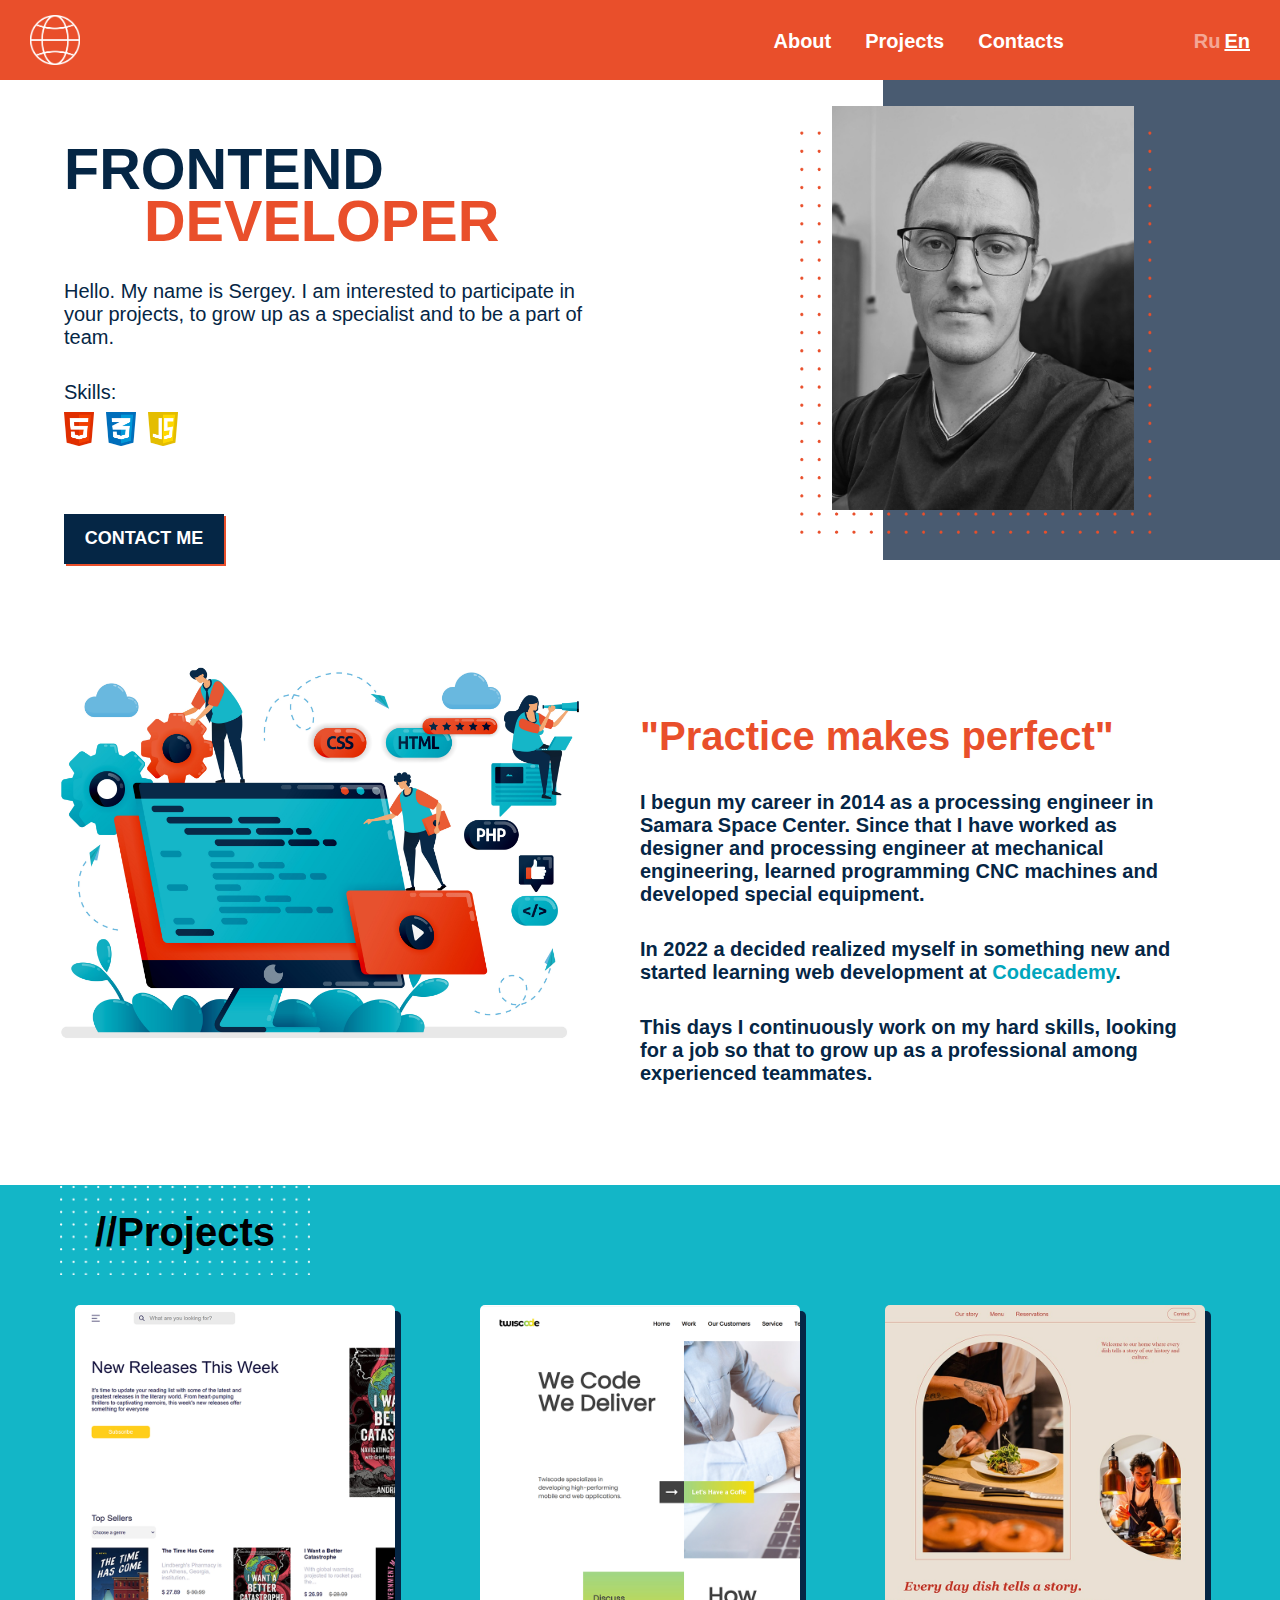
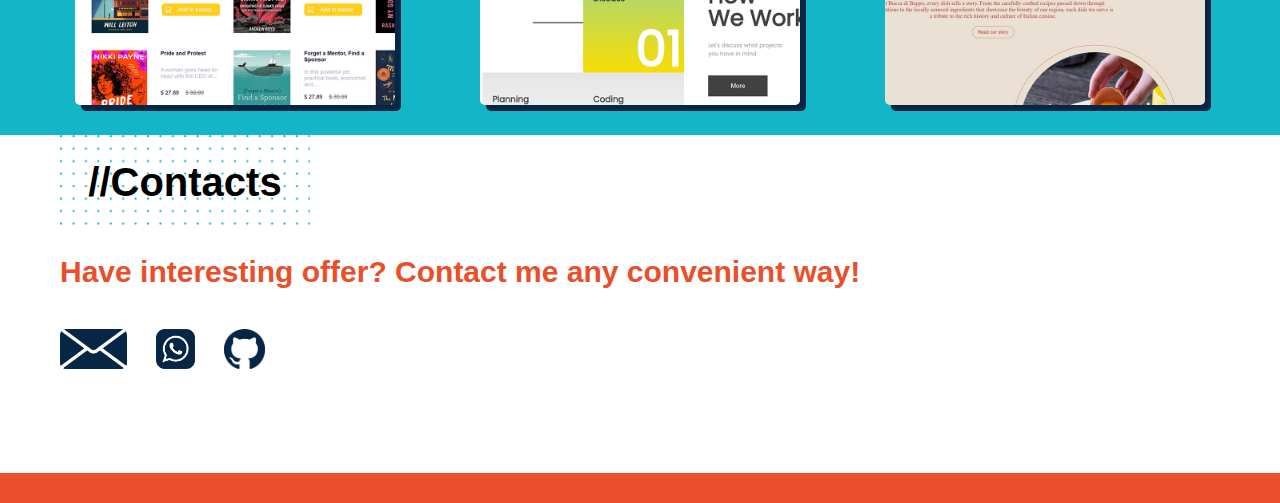
<file: index.html>
<!DOCTYPE html>
<html>
    <head>
        <title>S. Bykov</title>
        <link href="./style.css" rel="stylesheet">
        <meta name="viewport" content="width=device-width, initial-scale=1">
        <meta charset=“utf-8”>
    </head>
    <body>

        <!-- Navigation Section-->

        <nav class="main">
            <div class="nav">
                <div class="logo">
                    <img src="./img/logo.png" width="50px" height="50px">
                </div>

                <div class="lang">
                    <ul>
                        <li class="rus" id="rus">Ru</li>
                        <li class="eng" id="eng">En</li>
                    </ul>
                </div>

                <div class="links">
                    <ul>
                        <li><a href="#about" id="about_link">About</a></li>
                        <li><a href="#projects_main" id="projects_link">Projects</a></li>
                        <li><a href="#contacts" id="contacts_link">Contacts</a></li>
                    </ul>
                </div>
            </div>
        </nav>

        <nav class="mobile" id="mobile">
            <div class="nav_mobile">
                <div class="logo">
                    <img src="./img/logo.png" width="50px" height="50px">
                </div>

                <div class="menu_btn" id="menu_btn">
                    <img src="./img/menu_btn.png" width="60px" height="40px">
                </div>

                <div class="lang">
                    <ul>
                        <li class="mobile_rus" id="mobile_rus">Ru</li>
                        <li class="mobile_eng" id="mobile_eng">En</li>
                    </ul>
                </div>
            </div>

            <div class="links_mobile">
                <ul>
                    <li><a href="#about" id="about_mobile_link">About</a></li>
                    <li><a href="#projects_main" id="projects_mobile_link">Projects</a></li>
                    <li><a href="#contacts" id="contacts_mobile_link">Contacts</a></li>
                </ul>
            </div>
        </nav>

        <!-- Hero Section-->

        <div class="hero">
            <div class="hero_title">
                <div class="title" id="title">
                    <p id="front">FRONTEND</p>
                    <p id="dev">&nbsp&nbsp&nbsp&nbsp&nbspDEVELOPER</p>
                </div>
                <p class="introduction" id="introduction">Hello. My name is Sergey. I am interested to participate in your projects,
                    to grow up as a specialist and to be a part of team.  </p>
                <p class="skills" id="skills">Skills:</p>
                <ul>
                    <li><img src="./img/html.jpg" alt="HTML logo" width="30px" height="34px"></li>
                    <li><img src="./img/css.jpg" alt="CSS logo" width="30px" height="34px"></li>
                    <li><img src="./img/js.jpg" alt="JS logo" width="30px" height="34px"></li>
                </ul>
                <button class="contact_me_btn"><a href="https://api.whatsapp.com/send/?phone=79272038618" target="_blank" id="contact_me_btn">CONTACT ME</a></button>
            </div>

            <div class="hero_photo">
                <img src="./img/red_dots.png" width="55%" height="84%" class="red_dots">
                <img src="./img/Me.jpg" alt="Developer Photo" width="auto" height="84%" class="my_photo">

            </div>
        </div>

        <!--About Section-->

        <div class="about" id="about">
            <div class="about_container">
                <div class="about_img">
                    <img src="./img/description.jfif" width="85%" heigth="auto" alt="">
                </div>
                <div class="about_description">
                    <h2 id="description_header">"Practice makes perfect"</h2>
                    <p id="description_paragraph_1">I begun my career in 2014 as a processing engineer in
                        Samara Space Center. Since that I have worked as designer 
                        and processing engineer at mechanical engineering, 
                        learned programming CNC machines and developed special
                        equipment.</p>
                    <p id="description_paragraph_2">In 2022 a decided realized myself in something new and started
                        learning web development at <a href="https://www.codecademy.com/" class="ca_link" target="_blank">Codecademy</a>.</p>
                    <p id="description_paragraph_3">This days I continuously work on my hard skills, looking for a job
                        so that to grow up as a professional among experienced teammates. </p>
                </div>
            </div>
        </div>

        <!--Projects Section-->

        <div class="projects_main" id="projects_main">

            <div class="projects">
                <div class="projects_title">
                    <h2 id="projects_header">//Projects</h2>
                </div>
            <div class="projects_container">
                <div class="project_1" id="project_1">
                    <div class="description_1" id="description_1">
                        <h3 id="project1_header">Books Shop</h3>
                        <p id="project1_paragraph">This project represents the desctop layout of book's shop web-site.</p>
                        <h3 id="project1_techs">Techs:</h3>
                        <ul class="techs">
                            <li>HTML</li>
                            <li>CSS</li>
                        </ul>
                        <ul class="icons">
                            <li><a href="https://github.com/Bsssama/bsssama.github.io/tree/main/Book%20store" target="_blank"><img src="./img/git_hub_icon.png" height="25px" width="auto" alt="Github Icon" title="GitHub" class="git"></a></li>
                            <li><a href="./Book store/index.html" target="_blank"><img src="./img/live_view.png" height="25px" width="auto" alt="Live View" title="Live View" class="live"></a></li>
                        </ul>
                    </div>
                </div>

                <div class="project_2" id="project_2">
                    <div class="description_2" id="description_2">
                        <h3 id="project2_header">Company Web Page</h3>
                        <p id="project2_paragraph">This project represents desctop version of company's web page.</p>
                        <h3 id="project2_techs">Techs:</h3>
                        <ul class="techs">
                            <li>HTML</li>
                            <li>CSS</li>
                        </ul>
                        <ul class="icons">
                            <li><a href="https://github.com/Bsssama/bsssama.github.io/tree/main/Twiscode" target="_blank"><img src="./img/git_hub_icon.png" height="25px" width="auto" alt="Github Icon" title="GitHub" class="git"></a></li>
                            <li><a href="./Twiscode/index.html" target="_blank"><img src="./img/live_view.png" height="25px" width="auto" alt="Live View" title="Live View" class="live"></a></li>
                        </ul>
                    </div>
                </div>

                <div class="project_3" id="project_3">
                    <div class="description_3" id="description_3">
                        <h3 id="project3_header">Restaurant Web Page</h3>
                        <p id="project3_paragraph">This project represents desctop version of restaurant's web page.</p>
                        <h3 id="project3_techs">Techs:</h3>
                        <ul class="techs">
                            <li>HTML</li>
                            <li>CSS</li>
                        </ul>
                        <ul class="icons">
                            <li><a href="https://github.com/Bsssama/bsssama.github.io/tree/main/Bucca%20Di%20Beppo" target="_blank"><img src="./img/git_hub_icon.png" height="25px" width="auto" alt="Github Icon" title="GitHub" class="git"></a></li>
                            <li><a href="./Bucca Di Beppo/index.html" target="_blank"><img src="./img/live_view.png" height="25px" width="auto" alt="Live View" title="Live View" class="live"></a></li>
                        </ul>
                    </div>
                </div>
            </div>
        </div>
        </div>

          <!--Form Section-->

          <div class="contacts" id="contacts">
            <div class="contacts_title">
                <h2 id="contacts_header">//Contacts</h2>
            </div>
            <div class="contacts_data">
                <p id="contacts_data_paragraph">Have interesting offer? Contact me any convenient way!</p>
                <ul>
                    <li><a href="mailto:bsssama@yandex.ru" target="_blank"><img src="./img/envelope.png" alt="e-mail" title="E-Mail" height="40px" width="auto"></a></li>
                    <li><a href="https://api.whatsapp.com/send/?phone=79272038618" target="_blank"><img src="./img/whatsapp.png" alt="Whats App" title="Whats App" height="40px" width="auto"></a></li>
                    <li><a href="https://github.com/Bsssama" target="_blank"><img src="./img/git_hub_icon_2.png" alt="Git Hub" title="Git Hub" height="40px" width="auto"></a></li>
                </ul>
            </div>
          </div>

          <div class="footer">
            
          </div>



        <script src="./portfolio.js"></script>
    </body>
</html>
</file>
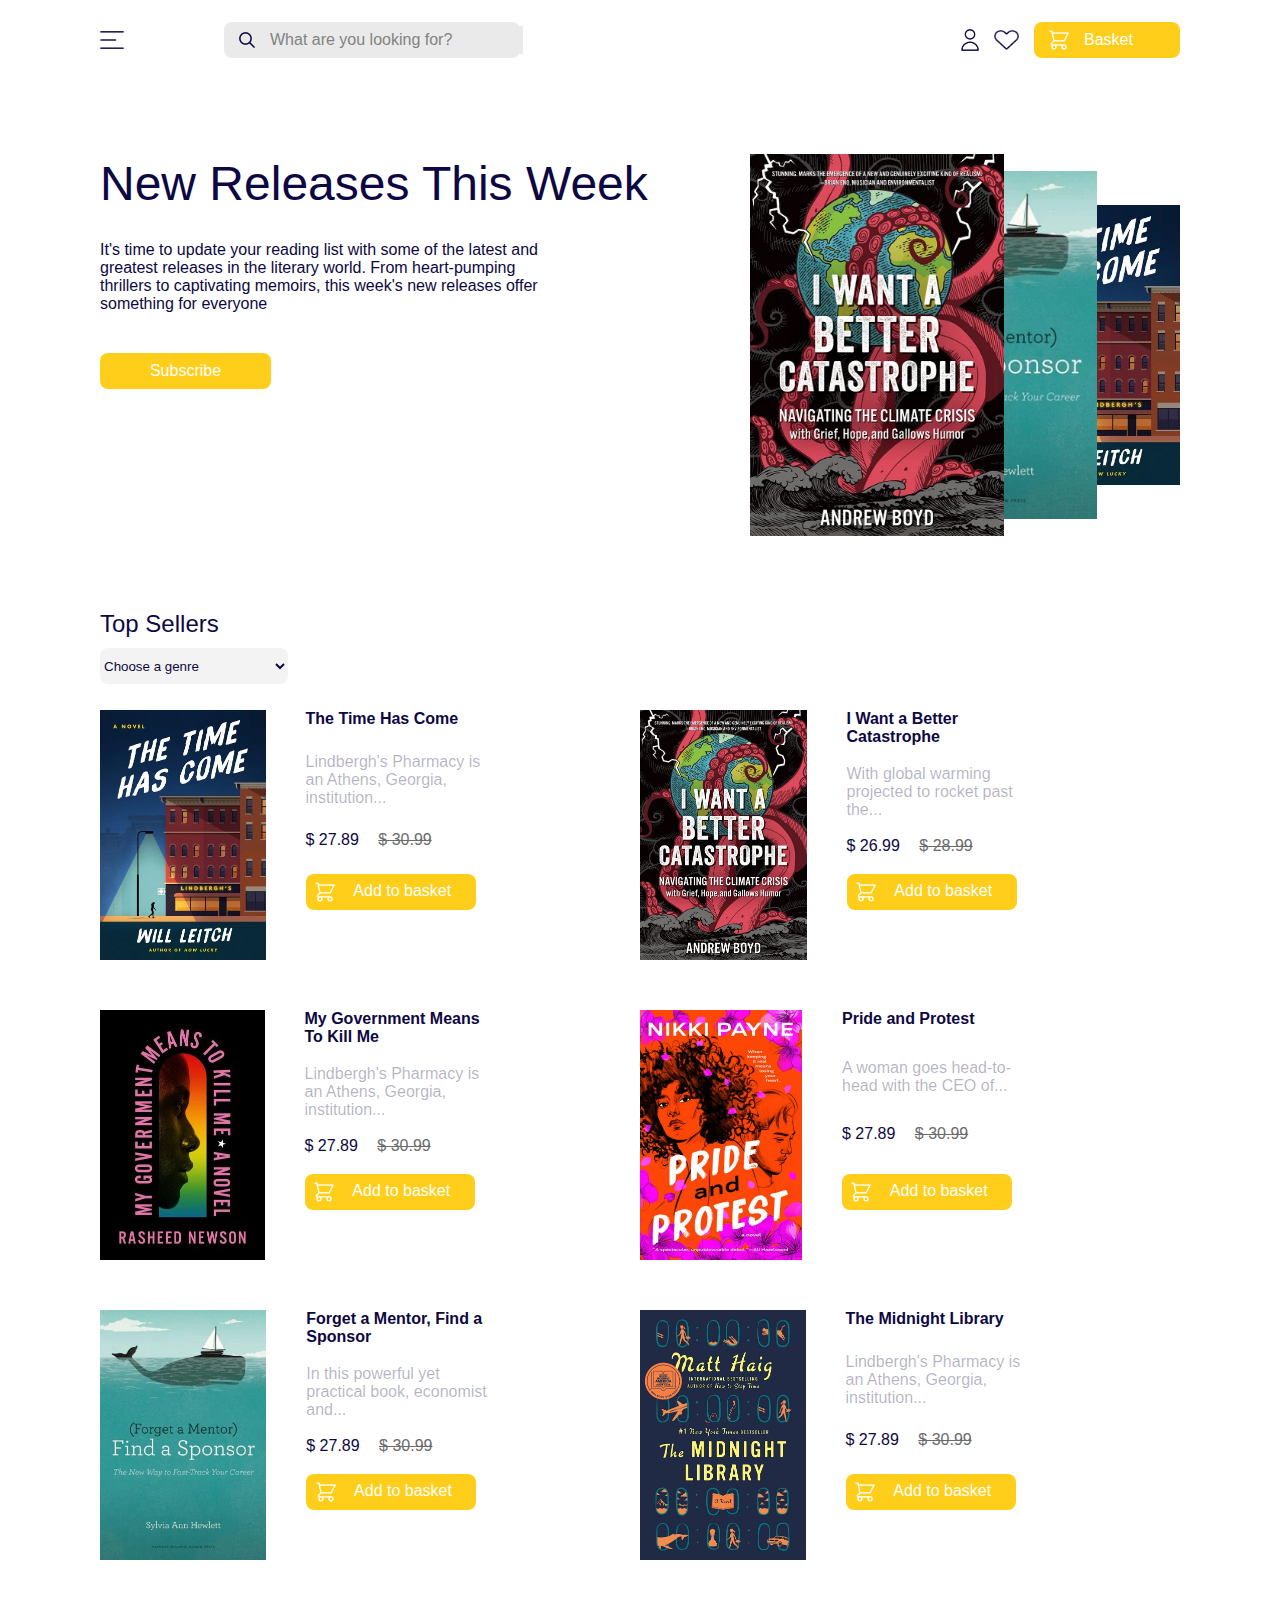
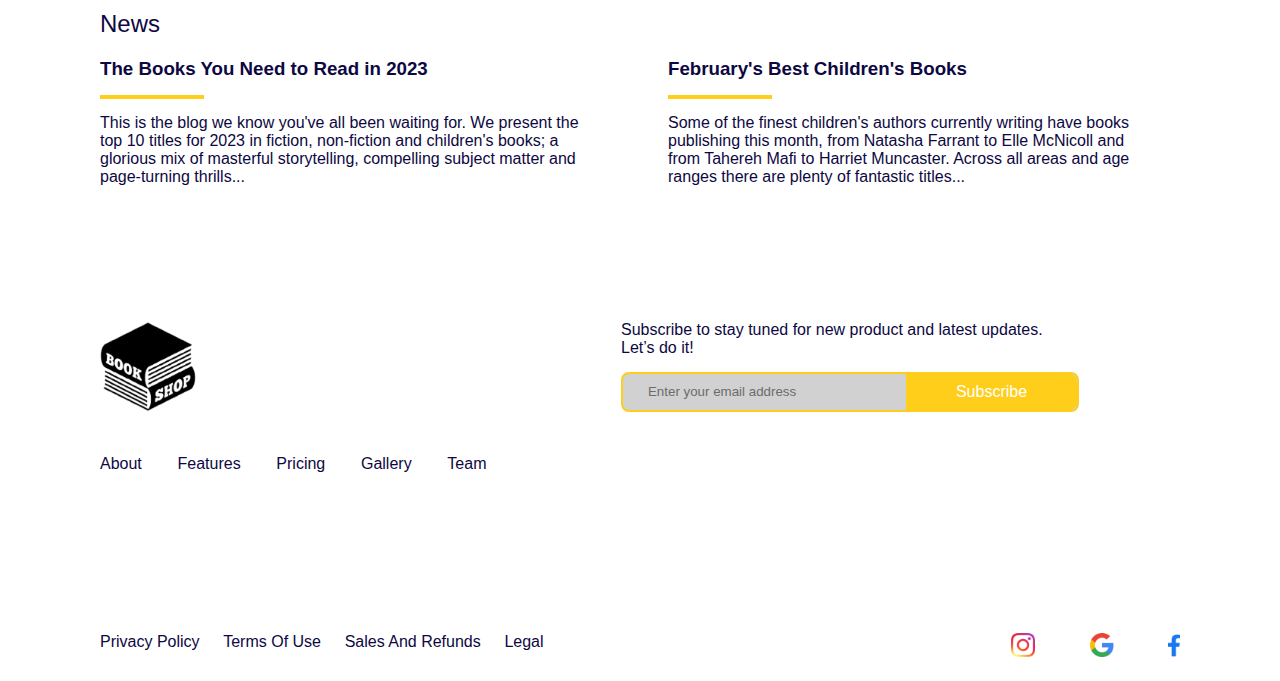
<file: Book store/index.html>
<!DOCTYPE html>
<html>
    <head>
        <title>Book Store</title>
        <link rel="stylesheet" href="./style.css">
        <meta name="viewport" content="width=device-width, initial-scale=1">
    </head>
    <body>
        <div class="container">

            <div class="nav_bar">
                <img class="logo" src="./img/menu.png" width="24px" height="18px">
                <div class="search_input">
                    <img class="logo" src="./img/Search Icon.png" width="16px" height="16px" style="margin-left: 15px;">
                    <input type="text" value="What are you looking for?" size="25">
                </div>
            </div>

            <div class="order_box">
                <img class="logo" src="./img/Account.png" width="18px" height="22px" style="margin-left: 15px;">
                <img class="logo" src="./img/Favorite.png" width="25px" height="20px" style="margin-left: 15px;">
                <button class="basket">
                    <img src="./img/Icon.png" width="20px" height="20px" style="margin: 0 15px;">
                    <p>Basket</p>
                </button>
            </div>

            <main class="main_box">

                <div class="main_box_item_1">
                    <h1>New Releases This Week</h1>
                    <p>It's time to update your reading list with some of the latest and greatest releases in the literary world. 
                        From heart-pumping thrillers to captivating memoirs, this week's new releases offer something for everyone</p>
                    <button class="subscribe_btn">Subscribe</button>
                </div>

                <div class="main_box_item_2">
                    <img class="book_1" src="./img/book_1.png" width="55%" height="auto">
                    <img class="book_2" src="./img/book_2.png" width="50%" height="auto">
                    <img class="book_3" src="./img/book_3.png" width="40%" height="auto">
                </div>

            </main>
            

            <div class="genre_choose">
                <label for="genre-select">Top Sellers</label><br>
                <select name="genre" id="genre-select">
                    <option value="">Choose a genre</option>
                    <option value="poetry">Poetry</option>
                    <option value="novel">Novel</option>
                    <option value="detective">Detective</option>
                    <option value="science_fiction">Science Fiction</option>
                    <option value="history">History</option>
                    <option value="fairy_tale">Fairy Tale</option>
                </select>
            </div>

            <div class="cards_container">

                <div class="book_card">
                    <img src="./img/card_1.png" width="180px" height="250px">
                    <div class="description">
                        <h4>The Time Has Come</h4>
                        <p>Lindbergh's Pharmacy is an Athens, Georgia, institution...</p>
                        <p class="price">$ 27.89   <del>$ 30.99</del></p>
                        <button class="book_card_btn">
                            <img src="./img/Icon.png" width="20px" height="20px">
                            <p>Add to basket</p>
                        </button>
                    </div>
                </div>
    
                <div class="book_card">
                    <img src="./img/card_2.png" width="180px" height="250px">
                    <div class="description">
                        <h4>I Want a Better Catastrophe</h4>
                        <p>With global warming projected to rocket past the...</p>
                        <p class="price">$ 26.99   <del>$ 28.99</del></p>
                        <button class="book_card_btn">
                            <img src="./img/Icon.png" width="20px" height="20px">
                            <p>Add to basket</p>
                        </button>
                    </div>
                </div>
    
    
                <div class="book_card">
                    <img src="./img/card_3.png" width="180px" height="250px">
                    <div class="description">
                        <h4>My Government Means To Kill Me</h4>
                        <p>Lindbergh's Pharmacy is an Athens, Georgia, institution...</p>
                        <p class="price">$ 27.89   <del>$ 30.99</del></p>
                        <button class="book_card_btn">
                            <img src="./img/Icon.png" width="20px" height="20px">
                            <p>Add to basket</p>
                        </button>
                    </div>
                </div>

                <div class="book_card">
                    <img src="./img/card_4.png" width="180px" height="250px">
                    <div class="description">
                        <h4>Pride and Protest<br></h4>
                        <p>A woman goes head-to-head with the CEO of...<br></p>
                        <p class="price">$ 27.89   <del>$ 30.99</del></p>
                        <button class="book_card_btn">
                            <img src="./img/Icon.png" width="20px" height="20px">
                            <p>Add to basket</p>
                        </button>
                    </div>
                </div>

                <div class="book_card">
                    <img src="./img/card_5.png" width="180px" height="250px">
                    <div class="description">
                        <h4>Forget a Mentor, Find a Sponsor</h4>
                        <p>In this powerful yet practical book, economist and...</p>
                        <p class="price">$ 27.89   <del>$ 30.99</del></p>
                        <button class="book_card_btn">
                            <img src="./img/Icon.png" width="20px" height="20px">
                            <p>Add to basket</p>
                        </button>
                    </div>
                </div>

                <div class="book_card">
                    <img src="./img/card_6.png" width="180px" height="250px">
                    <div class="description">
                        <h4>The Midnight Library</h4>
                        <p>Lindbergh's Pharmacy is an Athens, Georgia, institution...</p>
                        <p class="price">$ 27.89   <del>$ 30.99</del></p>
                        <button class="book_card_btn">
                            <img src="./img/Icon.png" width="20px" height="20px">
                            <p>Add to basket</p>
                        </button>
                    </div>
                </div>
            </div>

            <h2 class="news_header">News</h2>

            <div class="news_container">

                <div class="news_container_item_1">
                    <div>
                        <h3>The Books You Need to Read in 2023</h3>
                        <hr>
                        <p>This is the blog we know you've all been waiting for. We present the top 10 titles for 2023 in fiction, non-fiction and children's books; 
                            a glorious mix of masterful storytelling, compelling subject matter and page-turning thrills...</p>
                    </div>
                    <div class="item_1_img"></div>
                </div>

                <div class="news_container_item_2">
                    <div>
                        <h3>February's Best Children's Books</h3>
                        <hr>
                        <p>Some of the finest children's authors currently writing have books publishing this month, 
                            from Natasha Farrant to Elle McNicoll and from Tahereh Mafi to Harriet Muncaster. 
                            Across all areas and age ranges there are plenty of fantastic titles...</p>
                    </div>
                    <div class="item_2_img" style="min-width: 123px; height: 156px; background-color: skyblue;"></div>
                </div>

            </div>

            <div class="bottom_nav_bar">
                <img src="./img/Logo.png" width="97px" height="90px">
                <ul>
                    <li><a>About</a></li>
                    <li><a>Features</a></li>
                    <li><a>Pricing</a></li>
                    <li><a>Gallery</a></li>
                    <li><a>Team</a></li>
                </ul>
            </div>

           <div class="subscribe_bar">
                <p>Subscribe to stay tuned for new product and latest updates.<br>Let’s do it!</p>
                <div class="search_bar_btn">
                    <input type="text" value="Enter your email address" size="30">
                    <button>Subscribe</button>
                </div>
           </div>

           <footer>
                <ul>
                    <li><a>Privacy Policy</a></li>
                    <li><a>Terms Of Use</a></li>
                    <li><a>Sales And Refunds</a></li>
                    <li><a>Legal</a></li>
                </ul>
                <div class="social">
                    <img src="./img/Instagram.png" width="24px" height:="24px" style="margin-right: 50px;">
                    <img src="./img/Google.png" width="24px" height:="24px" style="margin-right: 50px;">
                    <img src="./img/Facebook.png" width="12px" height="23px">
                </div>
           </footer>


        </div>
    </body>
</html>
</file>
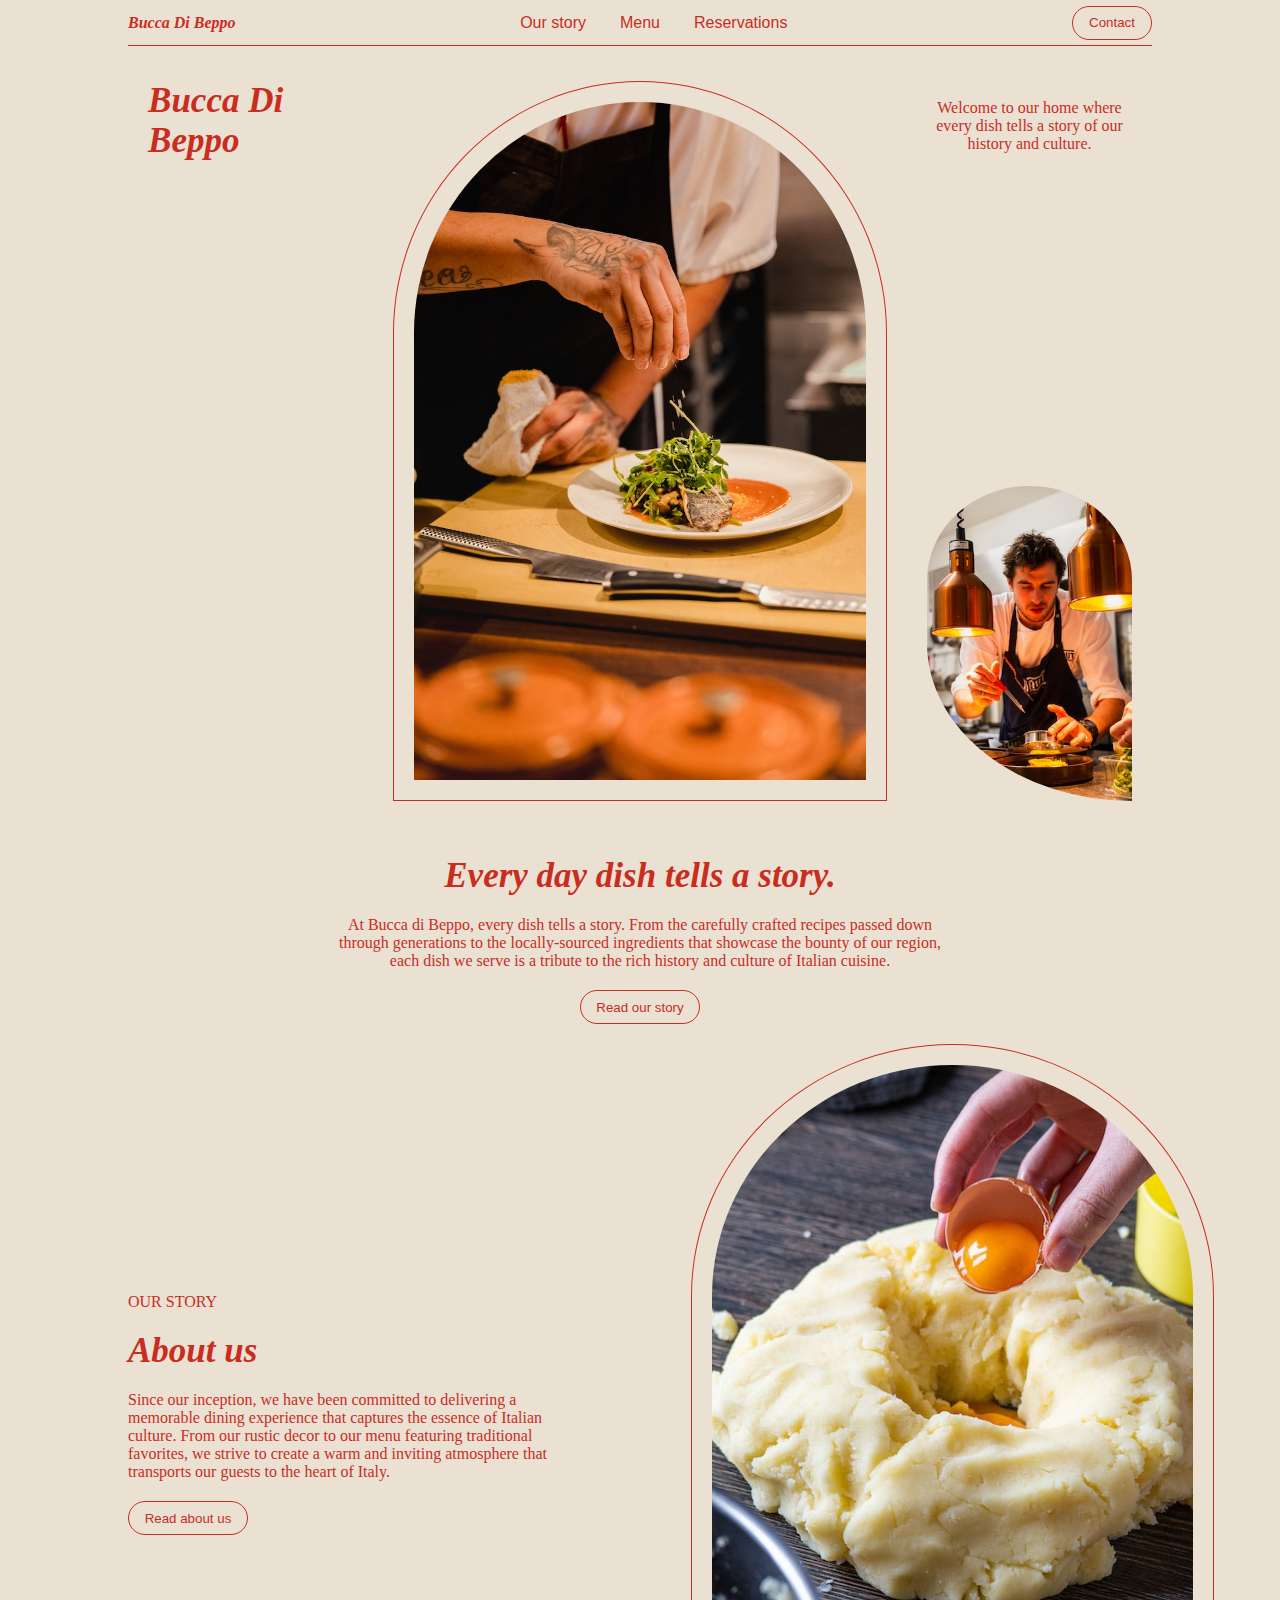
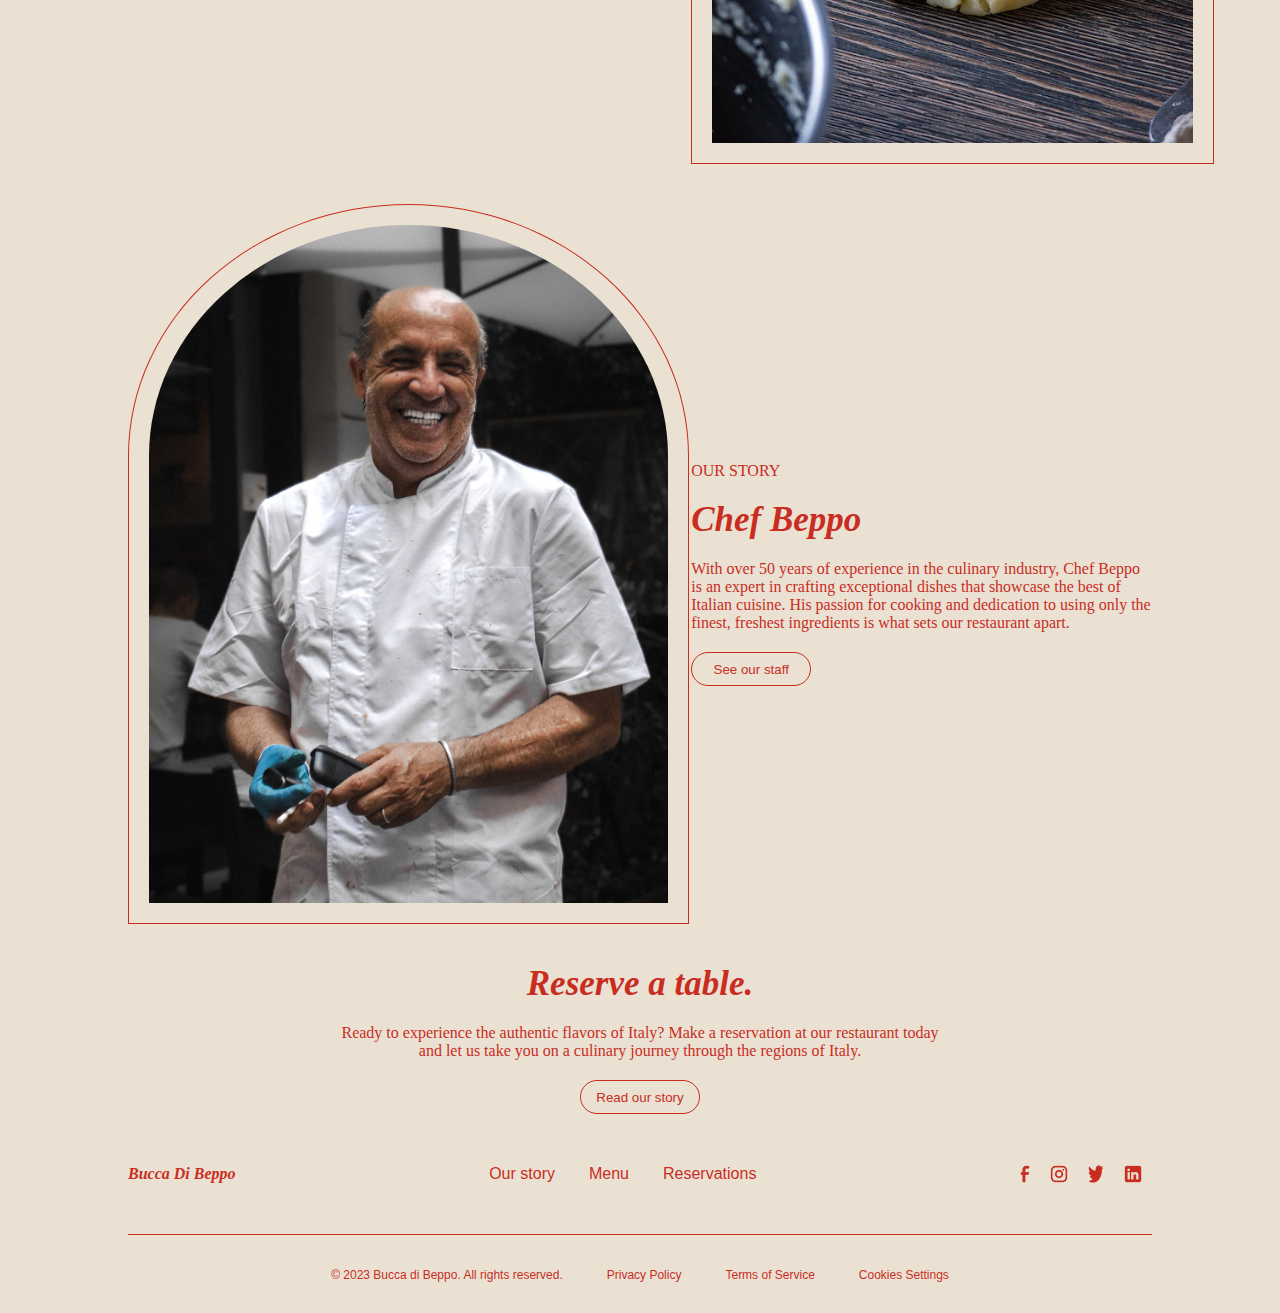
<file: Bucca Di Beppo/index.html>
<!DOCTYPE html>
<html>
    <head>
        <title>Bucca Di Beppo</title>
        <link href="./style.css" rel="stylesheet">
    </head>
    <body>
        <nav>
            <h4><i>Bucca Di Beppo</i></h4>
            <ul>
                <li>Our story</li>
                <li>Menu</li>
                <li>Reservations</li>
            </ul>
            <button class="contact_btn">Contact</button>
        </nav>

        <main>
            <h1><i>Bucca Di Beppo</i></h1>
            <div class="img_box">
                <img class="img_1" src="./img/img_1.jfif">
            </div>
            <div class="paragraph_box">
                <div>
                    <img>
                    <p>Welcome to our home where every dish tells a story of our history and culture.</p>
                </div>

                <img class="img_2" src="./img/img_2.jfif">
            </div>
        </main>

        <section class="story">
            <h1><i>Every day dish tells a story.</i></h1>
            <p>At Bucca di Beppo, every dish tells a story. From the carefully crafted recipes passed down through generations to the locally-sourced ingredients 
                that showcase the bounty of our region, each dish we serve is a tribute to the rich history and culture of Italian cuisine.</p>
            <button class="story_btn">Read our story</button>
        </section>

        <section class="about">
            <div class="about_item_1">
                <p>OUR STORY</p>
                <h1><i>About us</i></h1>
                <p>Since our inception, we have been committed to delivering a memorable dining experience that captures the essence of Italian culture. 
                    From our rustic decor to our menu featuring traditional favorites, we strive to create a warm and inviting atmosphere that transports our 
                    guests to the heart of Italy.</p>
                <button class="about_btn">Read about us</button>
            </div>
            <div class="about_item_2">
                <img class="img_3" src="./img/img_3.jpg">
            </div>
        </section>

        <section class="chef">
            <div class="chef_item_1">
                <img class="img_4" src="./img/img_4.jfif">
            </div>
            <div class="chef_item_2">
                <p>OUR STORY</p>
                <h1><i>Chef Beppo</i></h1>
                <p>With over 50 years of experience in the culinary industry, Chef Beppo is an expert in crafting exceptional dishes that showcase the best of Italian cuisine. 
                    His passion for cooking and dedication to using only the finest, freshest ingredients is what sets our restaurant apart.</p>
                <button class="staf_btn">See our staff</button>
            </div>
        </section>

        <section class="reserve">
            <h1><i>Reserve a table.</i></h1>
            <p>Ready to experience the authentic flavors of Italy? 
                Make a reservation at our restaurant today and let us take you on a culinary journey through the regions of Italy.</p>
            <button class="reserve_btn">Read our story</button>
        </section>

        <footer>
            <h4><i>Bucca Di Beppo</i></h4>
            <ul>
                <li>Our story</li>
                <li>Menu</li>
                <li>Reservations</li>
            </ul>
            <div>
                <img src="./img/facebook.png" width="10px" height="18px">
                <img src="./img/inst.png" width="18px" height="18px"> 
                <img src="./img/tw.png" width="16px" height="18px">
                <img src="./img/in.png" width="18px" height="18px">
            </div>
        </footer>

        <div class="under_footer">
            <ul>
                <li>© 2023 Bucca di Beppo. All rights reserved.</li>
                <li>Privacy Policy</li>
                <li>Terms of Service</li>
                <li>Cookies Settings</li>
            </ul>
        </div>

    </body>
</html>
</file>
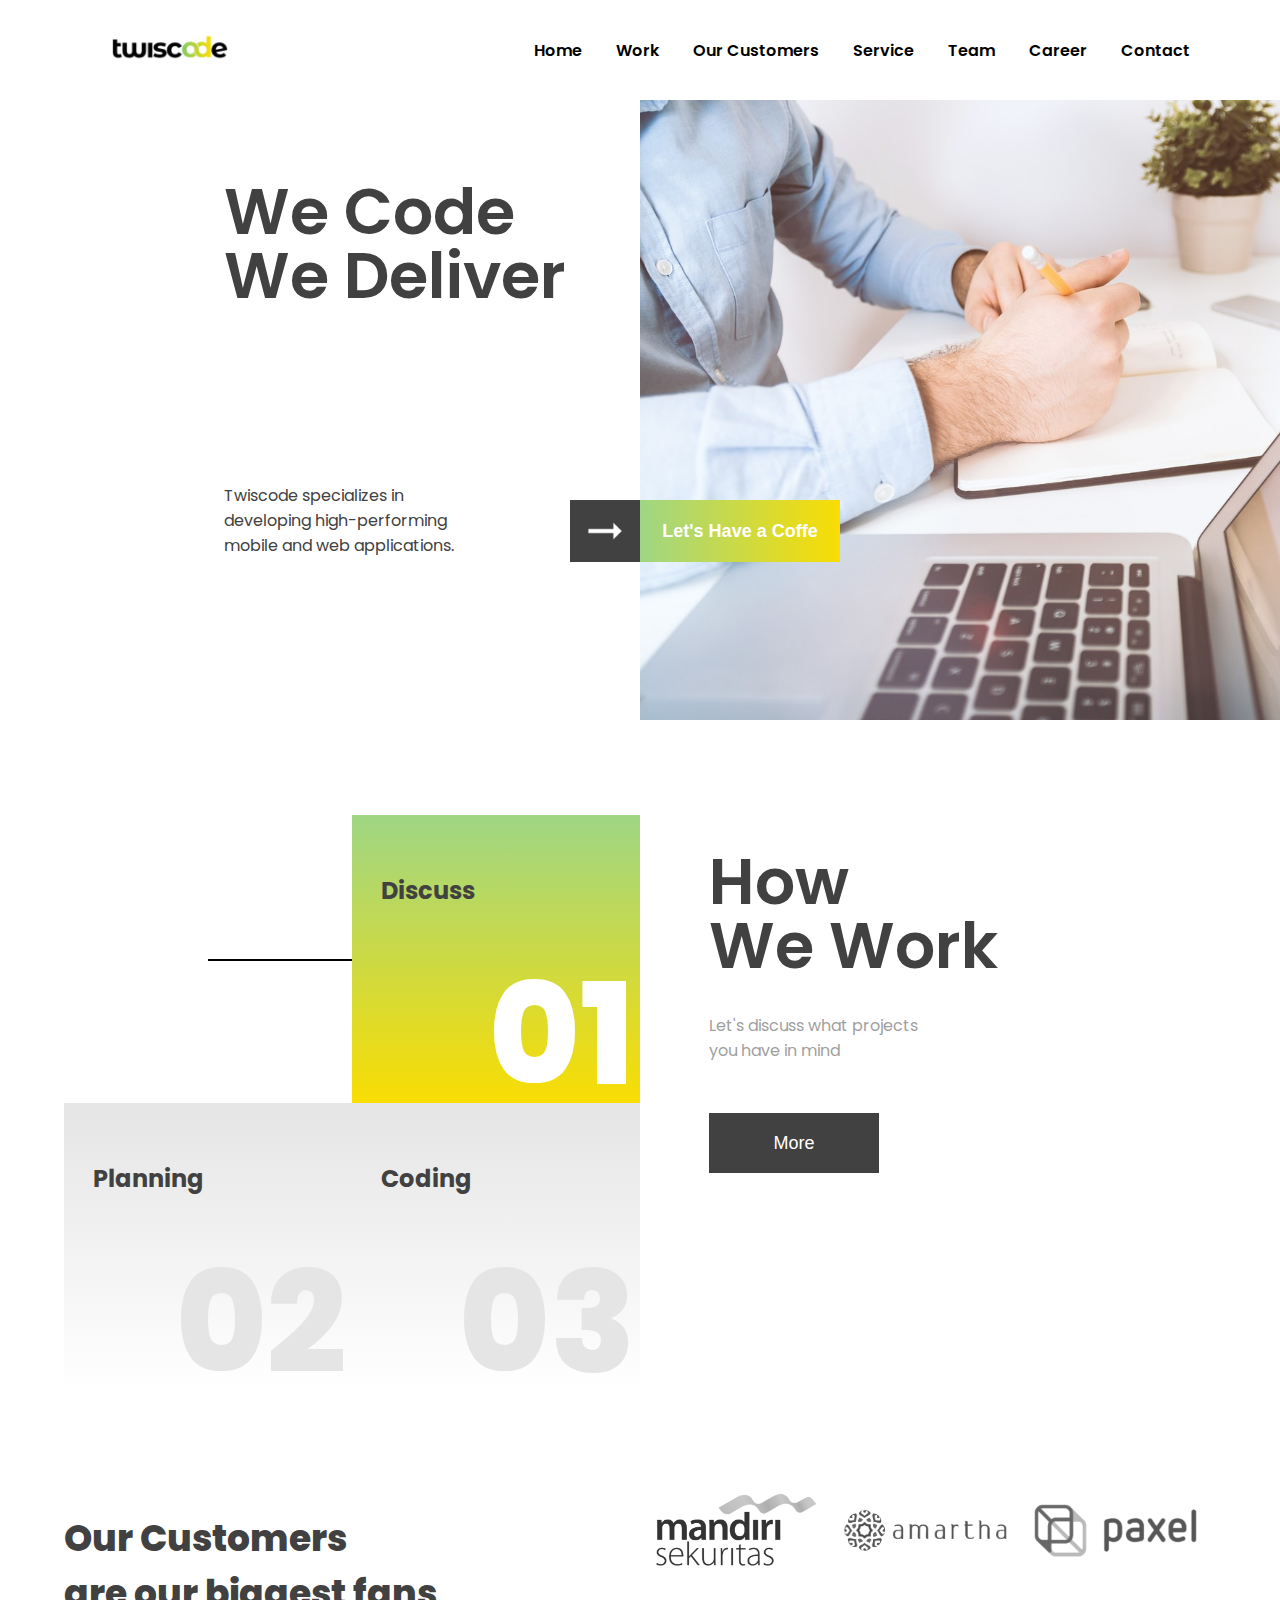
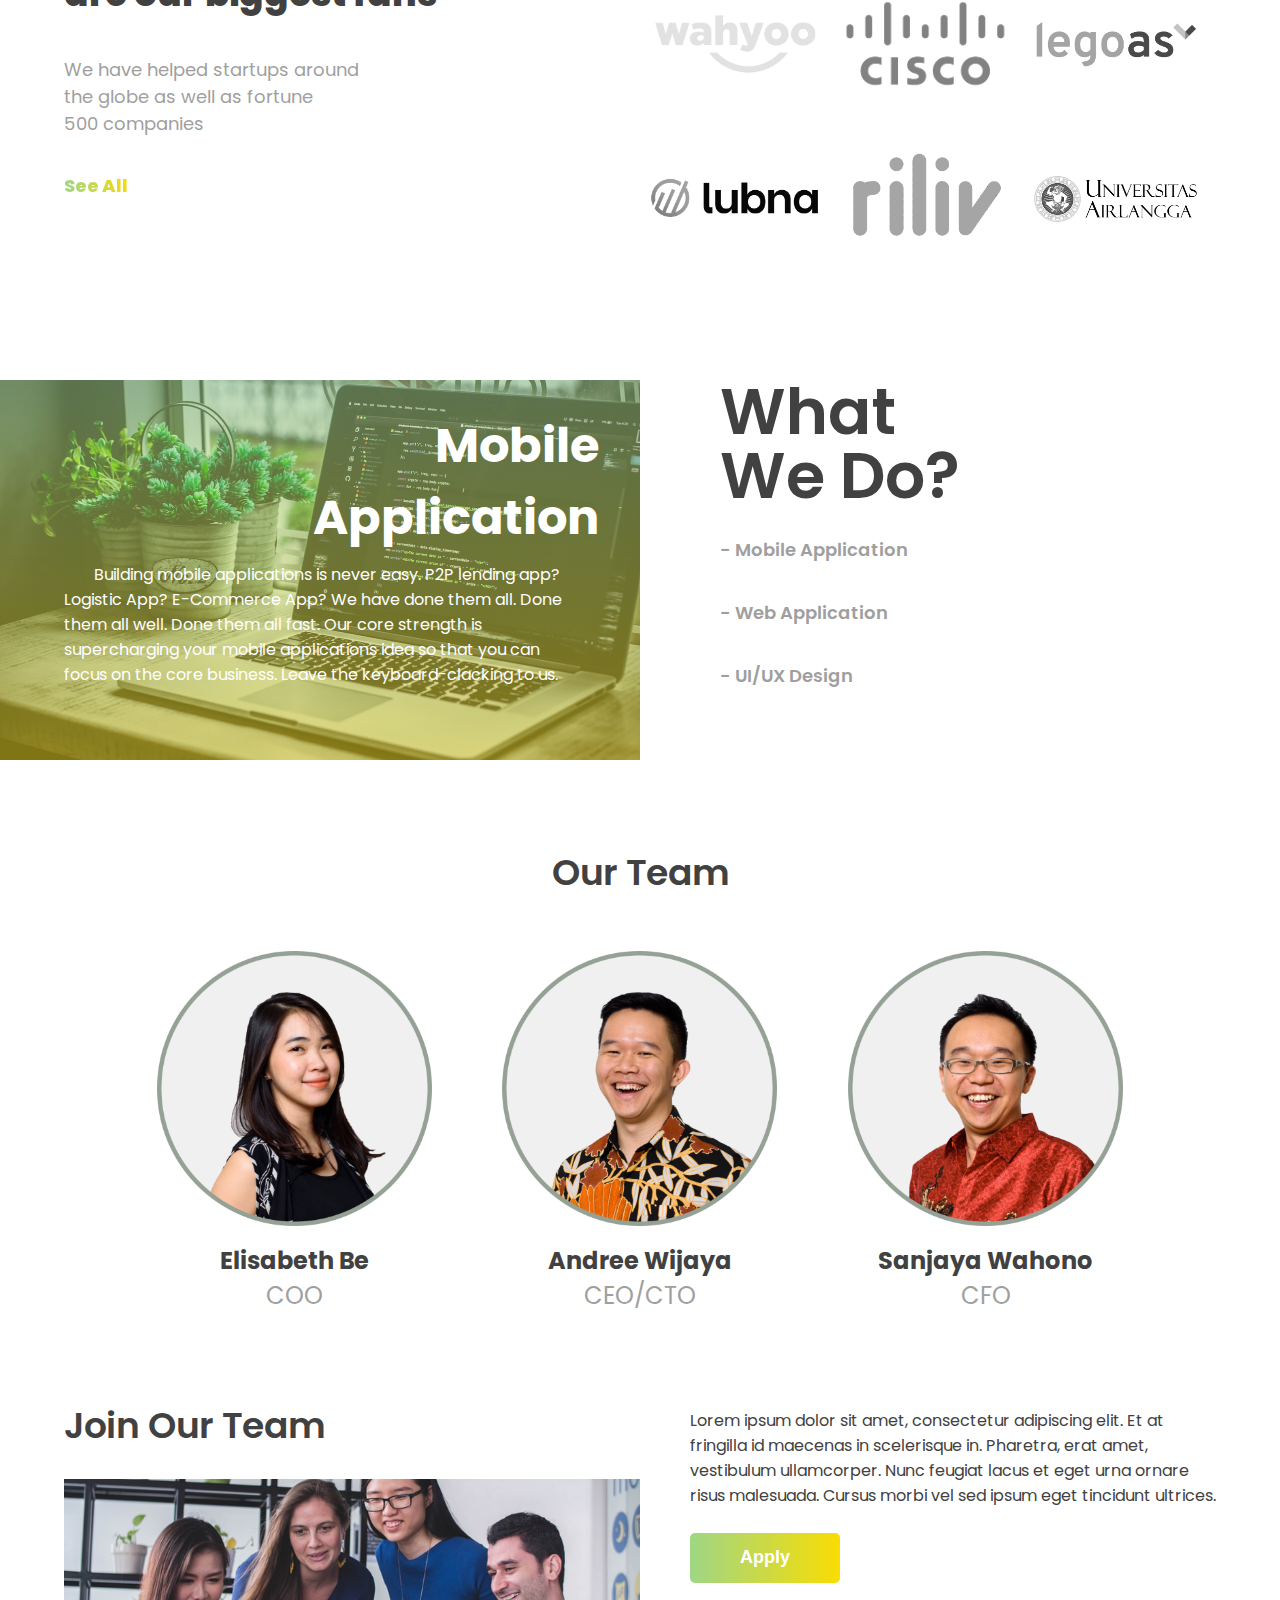
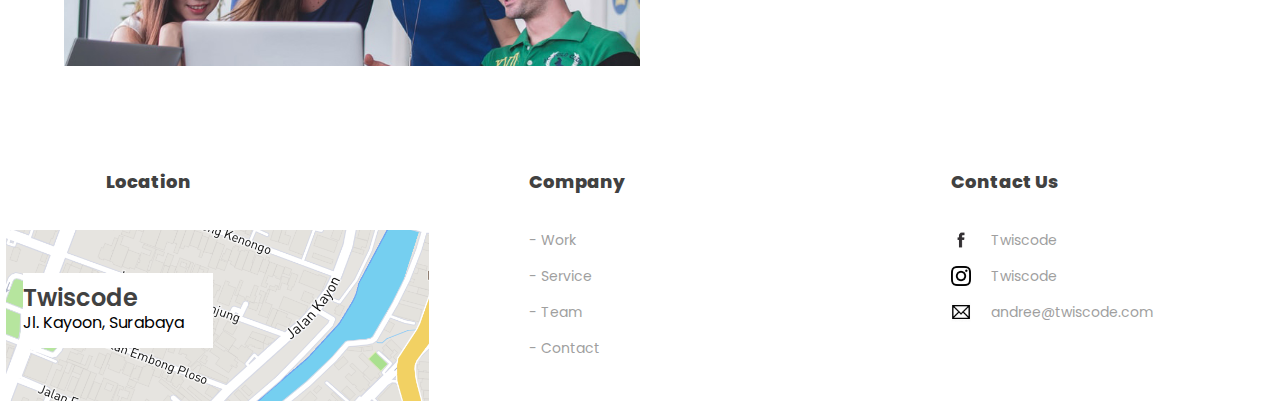
<file: Twiscode/index.html>
<!DOCTYPE html>
<html>
    <head>
        <title>Twiscode</title>
        <link href="./styles.css" rel="stylesheet" type="text/css">
        <link href="https://fonts.googleapis.com/css2?family=Poppins&family=Space+Mono&display=swap" rel="stylesheet">
    </head>
    <body>

        <!-- Navigation -->

        <nav class="laptop_nav_bar">
            <div class="logo">
                <img src="./img/logo twiscode 2.png" width="120px" heigh="60px">
            </div>

            <div class="nav_links">
                <ul>
                    <li class="link-1"><a href="#home">Home</a></li>
                    <li class="link-2"><a href="#work">Work</a></li>
                    <li class="link-3"><a href="#customers">Our Customers</a></li>
                    <li class="link-4"><a href="#service">Service</a></li>
                    <li class="link-5"><a href="#team">Team</a></li>
                    <li class="link-6"><a href="#career">Career</a></li>
                    <li class="link-7"><a href="#contact">Contact</a></li>
                </ul>
            </div>
        </nav>

        <!-- About company section -->

        <section class="about" id="home">

            <div class="about_item-1">
                <h2>We Code<br>We Deliver</h2>
                <hr>
                <p>Twiscode specializes in developing high-performing mobile and web applications.</p>
                <button>
                    <img src="./img/mdi_arrow_right_alt.png" width="50px" heigh="auto" style="display: block; margin: auto;">
                </button>
            </div>

            <div class="about_item-2">
                <button>Let's Have a Coffe</button>
            </div>
        </section>

        <!-- Work Section -->

        <section class="work" id="work">
            <div class="work_item-1">
                <div class="block-1">
                    <div class="black_line"></div>
                </div>
                <div class="block-2">
                    <h3>Discuss</h3>
                    <p class="digit">01</p>
                </div>
                <div class="block-3">
                    <h3>Planning</h3>
                    <p class="digit">02</p>
                </div>
                <div class="block-4">
                    <h3>Coding</h3>
                    <p class="digit">03</p>
                </div>
            </div>

            <div class="work_item-2">
                <h2>How<br>We Work</h2>
                <p>Let's discuss what projects<br>you have in mind</p>
                <button>More</button>
            </div>
        </section>

        <!-- Our customers -->

        <section class="customers" id="customers">
            <div class="customers_item-1">
                <h3>Our Customers<br>are our biggest fans</h4>
                    <p>We have helped startups around<br>the globe as well as fortune<br>500 companies</p>
                    <p class="gradient_text">See All</p>
            </div>

            <div class="customers_item-2">
                <div class="customers_block">
                    <img src="./img/cm-1.png">
                </div>
                <div class="customers_block">
                    <img src="./img/cm-2.png">
                </div>
                <div class="customers_block">
                    <img src="./img/cm-3.png">
                </div>
                <div class="customers_block">
                    <img src="./img/cm-4.png">
                </div>
                <div class="customers_block">
                    <img src="./img/cm-5.png">
                </div>
                <div class="customers_block">
                    <img src="./img/cm-6.png">
                </div>
                <div class="customers_block">
                    <img src="./img/cm-7.png">
                </div>
                <div class="customers_block">
                    <img src="./img/cm-8.png">
                </div>
                <div class="customers_block">
                    <img src="./img/cm-9.png">
                </div>
                
            </div>
        </section>
        
        <!-- What we do section -->

        <section class="job" id="service">
            <div class="job_item-1">
                <div class="filter_layer">
                    <h3>Mobile<br>Application</h3>
                    <p>Building mobile applications is never easy. P2P lending app?
                        Logistic App? E-Commerce App? We have done them all.
                        Done them all well. Done them all fast. Our core strength is
                        supercharging your mobile applications idea so that you can
                        focus on the core business. Leave the keyboard-clacking to us.
                </div>
            </div>

            <div class="job_item-2">
                <h2>What<br>We Do?</h2>
                <p>- Mobile Application</p>
                <p>- Web Application</p>
                <p>- UI/UX Design</p>
            </div>
        </section>

        <section class="team" id="team">

            <h2>Our Team</h2>

            <div class="teammates">

                <div class="teammate">
                    <img src="./img/teammate_1.png">
                    <h3>Elisabeth Be</h3>
                    <p>COO</p>
                </div>

                <div class="teammate">
                    <img src="./img/teammate_2.png">
                    <h3>Andree Wijaya</h3>
                    <p>CEO/CTO</p>
                </div>

                <div class="teammate">
                    <img src="./img/teammate_3.png">
                    <h3>Sanjaya Wahono</h3>
                    <p>CFO</p>
                </div>

            </div>

        </section>

        <section class="join" id="career">

            <div class="join_item-1">
                <h2>Join Our Team</h2>
                <img src="./img/img_3.jpg">
            </div>

            <div class="join_item-2">
                <p>Lorem ipsum dolor sit amet, consectetur adipiscing elit. Et at fringilla id maecenas in scelerisque in. 
                    Pharetra, erat amet, vestibulum ullamcorper. Nunc feugiat lacus et eget urna ornare risus malesuada. 
                    Cursus morbi vel sed ipsum eget tincidunt ultrices.</p>
                <button>Apply</button>
            </div>
          
        </section>

        <section class="contact" id="contact">

            <div class="section_item-1">
                <h4>Location</h4>
                <img src="./img/map.png">
                <div class="location">
                    <h2>Twiscode</h2>
                    <p>Jl. Kayoon, Surabaya</p>
                </div>
            </div>

            <div class="section_item-2">
                <h4>Company</h4>
                <a>- Work</a>
                <a>- Service</a>
                <a>- Team</a>
                <a>- Contact</a>

            </div>

            <div class="section_item-3">
                <h4>Contact Us</h4>
                <a><img src="./img/facebook.png">Twiscode</a>
                <a><img src="./img/inst.png">Twiscode</a>
                <a><img src="./img/mail.png">andree@twiscode.com</a>
            </div>

        </section>

    </body>
</html>
</file>
<file: style.css>
* {
    margin: 0;
    padding: 0;
    box-sizing: border-box;
    border: 0px solid black;
}

a {
    text-decoration: none;
}

/*Navigation Section Styles*/

.main {
    display: block;
    width: 100%;
    height: 80px;
    background-color: #E94F2B;
    overflow: hidden;
    position: fixed;
    z-index: 10;
}

.mobile {
    display: block;
    width: 100%;
    height: 80px;
    background-color: #E94F2B;
    overflow: hidden;
    position: fixed;
    z-index: 10;
}

.nav {
    display: block;
    width: 100%;
    height: 80px;
}

.nav_mobile {
    display: block;
    width: 100%;
    height: 80px;
}

.logo {
    float: left;
    display: block;
    margin-left: 30px;
    margin-top: 15px;
}

.links {
    float: right;
    margin-right: 130px;
    margin-top: 30px;
    display: block;
}

.links li {
    display: inline-block;
    margin-left: 30px;
}

.links a,
.links_mobile a {
    font-family: Arial, Helvetica, sans-serif;
    font-size: 20px;
    font-weight: 600;
    color: white;
}

.links a:hover,
.links_mobile a:hover {
    text-shadow: 2px 2px #052645;
    transition: 150ms;
}

.links_mobile {
    display: block;
    list-style: none;
    margin-left: 30px;
}

.links_mobile li {
    list-style: none;
    margin-bottom: 2px;
}


.lang {
    float: right;
    margin-right: 30px;
    margin-top: 30px;
}

.lang li {
    display: inline-block;
    font-family: Arial, Helvetica, sans-serif;
    font-size: 20px;
    font-weight: 600;
    cursor: pointer;
}

#rus,
#mobile_rus {
    color: white;
    opacity: 50%;
    text-decoration: none;
}

#eng,
#mobile_eng {
    color: white;
    opacity: 100%;
    text-decoration: underline;
}

.menu_btn {
    float: right;
    margin-top: 20px;
    margin-right: 30px;
}

/*Hero Section Styles*/

.hero {
    display: block;
    width: 100%;
    aspect-ratio: 16/7;
    border: 0px solid black;
    margin: auto;
    padding-top: 80px;
}

.hero_title {
    float: left;
    width: 50%;
    height: 100%;
    border: 0px solid red;
}

.hero_photo {
    float: right;
    width: 50%;
    height: 100%;
    border: 0px solid red;
    background: linear-gradient(to right, white 38%, #495B71 38% 62%);
}

#front {
    font-family: Arial, Helvetica, sans-serif;
    font-size: 80px;
    color:#052645;
    font-weight: bold;
    line-height: 0.9;
}

#dev {
    font-family: Arial, Helvetica, sans-serif;
    font-size: 80px;
    color:#E94F2B;
    font-weight: bold; 
    line-height: 0.9; 
}

.title {
    margin-top: 10%;
    margin-left: 10%;
}

.introduction,
.skills {
    font-family: Arial, Helvetica, sans-serif;
    color:#052645;
    font-size: 20px;
    width: 85%;
    margin-top: 5%;
    margin-left: 10%;
}

.hero_title ul {
    margin-left: 10%;
}

.hero_title ul li {
    display: inline-block;
    margin-top: 8px;
    margin-right: 8px;
}

.contact_me_btn {
    width: 160px;
    height: 50px;
    background-color: #052645;
    box-shadow: 2px 2px #E94F2B;
    margin-left: 10%;
    margin-top: 10%;

}

.contact_me_btn a {
    width: 100%;
    height: 100%;
    text-decoration: none;
    color: white;
    font-size: 18px;
    font-family: Arial, Helvetica, sans-serif;
    font-weight: bold;
}

.contact_me_btn:hover {
    transform: scale(1.05);
    transition: 250ms;
}

.red_dots {
    margin-left: 25%;
    margin-top: 8%;
}

.my_photo {
    position: relative;
    top: -90%;
    left: 30%;
    
}

/*About Section Styles*/

.about {
    display: block;
    width: 100%;
    height: auto;
    /* aspect-ratio: 16/7; */
    border: 0px solid black;
    margin: auto;
}

.about_container {
    display: inline-flex;
    width: 100%;
    height: 100%;
    border: 0px solid black;
}

.about_img {
    width: 50%;
    height: 100%;
    border: 0px solid red;
    margin-bottom: 100px;
}

.about_description {
    width: 50%;
    height: 100%;
    border: 0px solid red;
    margin-bottom: 100px;
}

.about_img img {
    margin-top: 15%;
    margin-left: 7.5%;
}

.about_description h2 {
    font-family: Arial, Helvetica, sans-serif;
    color:#E94F2B;
    margin-top: 24%;
    font-size: 40px;
    font-weight: 600;
}

.about_description p {
    width: 85%;
    font-family: Arial, Helvetica, sans-serif;
    color: #052645;
    margin-top: 5%;
    font-size: 20px;
    font-weight: bold;
}

.ca_link {
    color: #00A6BC;
}

/*Projects Section Styles*/

.projects_main {
    display: flex;
    width: 100%;
    background-color: #13B6C7;
}

.projects {
    display: block;
    width: 100%;
    border: 0px solid red;
    margin: auto;
    
}

.projects_title {
    display: block;
    width: 250px;
    height: 90px;
    background-image: url(./img/white_dots.png);
    background-size: cover;
    margin-left: 60px;
}

.projects_title h2 {
    font-family: Arial, Helvetica, sans-serif;
    font-size: 40px;
    font-weight: 600;
    text-align: center;
    padding-top: 25px;
    
}

.projects_container {
    width: 100%;
    display: inline-flex;
    flex-wrap: wrap;
    justify-content: space-evenly;
}

.project_1 {
    display: block;
    width: 25%;
    min-width: 256px;
    aspect-ratio: 4/5;
    background-image: url(./img/project_1.jpg);
    background-size: contain;
    border-radius: 5px;
    box-shadow: 6px 6px #052645;
    margin: 30px 10px;
    cursor: pointer;
    overflow: hidden;
}

.project_2 {
    display: block;
    width: 25%;
    min-width: 256px;
    aspect-ratio: 4/5;
    background-image: url(./img/project_2.jpg);
    background-size: contain;
    border-radius: 5px;
    box-shadow: 6px 6px #052645;
    margin: 30px 10px;
    cursor: pointer;
    overflow: hidden;
}

.project_3 {
    display: block;
    width: 25%;
    min-width: 256px;
    aspect-ratio: 4/5;
    background-image: url(./img/project_3.jpg);
    background-size: contain;
    border-radius: 5px;
    box-shadow: 6px 6px #052645;
    margin: 30px 10px;
    cursor: pointer;
    overflow: hidden;
}


.project_1:hover,
.project_2:hover,
.project_3:hover {
    transform: scale(1.02);
    transition: 250ms;
}


.description_1,
.description_2,
.description_3 {
    width: 100%;
    height: 100%;
    background-color: hsla(209, 86%, 15%, 0.95);
    border-radius: 5px;
    position: relative;
    top: 100%;
}

.description_1 h3,
.description_2 h3,
.description_3 h3{
    font-family: Arial, Helvetica, sans-serif;
    font-size: 24px;
    font-weight: 600;
    color: white;
    padding-top: 25px;
    margin-left: 15px;
    text-decoration: underline;
}

.description_1 p,
.description_2 p,
.description_3 p {
    font-family: Arial, Helvetica, sans-serif;
    font-size: 18px;
    color: white;
    width: 80%;
    margin-left: 15px;
    margin-top: 5px;
}

.techs li {
    font-family: Arial, Helvetica, sans-serif;
    color: white;
    margin-top: 5px;
    margin-left: 30px;
    list-style-type: circle;
}

.icons {
    margin-top: 25px;
    margin-left: 25px;
}

.icons li {
    display: inline-block;
    margin-right: 5px;
}

.git:hover,
.live:hover {
    transform: scale(1.05);
    transition: 150ms;
}


/*Contacts Section Styles*/

.contacts {
    display: block;
    width: 100%;
    margin: auto;
}

.contacts_title {
    display: block;
    width: 250px;
    height: 90px;
    background-image: url(./img/blue_dots.png);
    background-size: cover;
    margin-left: 60px;
}

.contacts_title h2 {
    font-family: Arial, Helvetica, sans-serif;
    font-size: 40px;
    font-weight: 600;
    text-align: center;
    padding-top: 25px;
}

.contacts_data p {
    font-family: Arial, Helvetica, sans-serif;
    font-size: 30px;
    font-weight: 600;
    padding-top: 30px;
    color:#E94F2B;
    width: 80%;
    margin-left: 60px;
}

.contacts_data ul {
    margin: 40px 0px 100px 60px;
}

.contacts_data li {
    display: inline-block;
    margin-right: 25px;
}

.contacts_data img:hover {
    transform: scale(1.1);
    transition:  250ms;
}

.footer {
    width: 100%;
    height: 30px;
    background-color: #E94F2B;
}





@media screen and (min-width: 1600px) {
    .nav {
        width: 1600px;
        margin: auto;
    }

    .nav_mobile {
        width: 1600px;
        margin: auto;
    }

    .hero {
        width: 1600px;
    }

    .about {
        width: 1600px;
        margin: auto;
    }

    .projects_container {
        width: 1600px;
        margin: auto;
    }

    .projects {
        width: 1600px;
        margin: auto;
    }

    .contacts {
        width: 1600px;
        margin: auto;
    }
}

@media screen and (max-width: 767px) {
    .about_container {
        display: block;
    }

    .about_description {
        width: 100%;
        margin-left: 10%;
    }

    .about_img {
        display: none;
    }
}

@media screen and (max-width: 650px) {
    .main {
        display: none;
    }
}

@media screen and (min-width: 650px) {
    .mobile {
        display: none;
    }
}

@media screen and (max-width: 1024px) {

    .introduction,
    .skills {
    font-size: 16px;
    }

    .hero_title ul li img {
    width: 20px;
    height: 22px;
    }

    .contact_me_btn {
    margin-top: 20px;
    }
}

@media screen and (max-width: 768px) {

    .hero {
        aspect-ratio: 4/3;
    }

    .hero_title {
        float: none;
        width: 100%
        
    }

    .hero_photo {
        float: none;
        width: 100%;
    }

}

@media screen and (max-width: 600px) {

    .hero {
        aspect-ratio: 8/7;
    }

}

@media screen and (max-width: 425px) {

    .hero {
        aspect-ratio: 8/8;
    }

}

@media screen and (max-width: 375px) {

    .hero {
        aspect-ratio: 8/8;
    }

}

@media screen and (max-width: 320px) {

    .hero {
        aspect-ratio: 7/8;
    }

}
</file>
<file: Book store/style.css>
* {
    margin: 0;
    padding: 0;
    border: 0px solid red;
}

body {
    font-family: Arial, Helvetica, sans-serif;
  
}

.container {
    width: 100%;
    /* margin: auto; */
    background-color: #FFF;
    display: grid;
    grid-template-columns: repeat(1fr, 12);
    grid-template-rows: 80px 530px 100px auto auto auto auto auto;
}


         /* Header styles */

.nav_bar {
    grid-column: 1 / 5;
    grid-row: 1;
    display: inline-flex;
    align-items: center;
    justify-content: start;
    margin-left: 100px;
}

.search_input {
    width: 296px;
    height: 36px;
    border-radius: 8px;
    background-color: #EAEAEA;
    display: inline-flex;
    align-items: center;
    margin-left: 100px;
}

.search_input input {
    background-color: #EAEAEA;
    height: 28px;
    font-size: 16px;
    color: #828282; 
    margin-left: 15px;
    
}

.order_box {
    display: inline-flex;
    align-items: center;
    justify-content: end;
    margin-right: 100px;
    grid-column: 10 / 13;
    grid-row: 1;
}

.basket {
    display: inline-flex;
    align-items: center;
    justify-content: start;
    width: 146px;
    height: 36px;
    border-radius: 8px;
    background-color: #FFCE1A;
    color: #FFF;
    font-size: 16px;
    margin-left: 15px;
    cursor: pointer;
}

.basket p {
    margin-top: 14px;
}

.basket:hover {
    transform: scale(1.05);
    transition: transform 400ms;
}


.logo {
    cursor: pointer;
}

.logo:hover {
    transform: scale(1.1);
    transition: 250ms;
}

        /* Main styles */

.main_box {
    display: inline-flex;
    align-items: center;
    width: 100%;
    grid-row: 2;
    grid-column: 1 / span 12;
}

.main_box_item_1 {
    width: 60%;
    height: 378px;
    padding-left: 100px;
}

.main_box_item_2 {
    width: 40%;
    height: 378px;
    display: inline-flex;
    align-items: center;
    justify-content: end;
    padding-right: 100px;
    flex-shrink: 0.5;
}

.book_1 {
    margin-right: -30%;
    margin-left: 30px;
    z-index: 10;
}

.book_2 {
    margin-right: -22%;
    z-index: 5;
}

.main_box_item_1 h1 {
    font-size: 48px;
    color: #0D0842;
    margin-bottom: 30px;
    font-weight: 400;
}

.main_box_item_1 p {
    font-size: 16px;
    color: #0D0842;
    margin-bottom: 40px;
    max-width: 450px;
}

.subscribe_btn {
    width: 171px;
    height: 36px;
    border-radius: 8px;
    background-color: #FFCE1A;
    color: #FFF;
    font-size: 16px;
    text-align: center;
    cursor: pointer;
}

.subscribe_btn:hover {
    transform: scale(1.05);
    transition: transform 400ms;
}

        /* Top Sellers Styling */

.genre_choose {
    grid-row: 3;
    grid-column: 1 / span 4;
    margin-left: 100px;
}

.genre_choose label {
    font-size: 24px;
    color: #0D0842;
    
}

.genre_choose select {
    width: 188px;
    height: 36px;
    background-color: #EAEAEA90;
    border-radius: 8px;
    margin-top: 10px;
    color:#0D0842;
}

        /*  Book Card Styling*/

.cards_container {
    grid-column: 1 / span 12;
    display: grid;
    grid-template-columns: 1fr 1fr 1fr;
    grid-auto-rows: 300px;
    margin: 0 100px;
    border: 0px solid red;
    justify-content: space-between;
}

.book_card {
    width: 400px;
    height: 280px;
    display: inline-flex;
    border: 0px solid red;
    color: #0D0842;
}

.description {
    display: flex;
    flex-direction: column;
    justify-content: space-between;
    height: 200px;
}

.book_card div {
    margin-left: 40px;
}

.book_card h4, p {
    margin-bottom: 15px;
}

.book_card p {
    color: #0D084250;
}

p.price {
    color: #0D0842;
}

p.price del {
    color: #6C6C6C;
    margin-left: 15px;
}

.book_card_btn {
    display: inline-flex;
    justify-content: space-around;
    align-items: center;
    width: 170px;
    height: 36px;
    border-radius: 8px;
    background-color: #FFCE1A;
}

.book_card_btn:hover {
    transform: scale(1.05);
    transition: transform 400ms;
}

.book_card_btn p {
    color: #FFF;
    font-size: 16px;
    margin-right: 15px;
    margin-top: 14px;
}

        /*  News Styling*/

.news_header {
    grid-row: 5;
    font-size: 24px;
    color: #0D0842;
    margin-left: 100px;
    font-weight: 400;
}

.news_container {
    display: inline-flex;
    align-items: start;
    justify-content: space-between;
    width: 100%;
    grid-row: 6;
    grid-column: 1 / span 12;
    margin-top: 20px;
}

.news_container h3 {
    margin-bottom: 15px;
}

.news_container p {
    margin-bottom: 15px;
    width: 95%;
}

.news_container_item_1 {
    width: 40%;
    display: inline-flex;
    margin-left: 100px;
    color: #0D0842;
    font-weight: 400;
}

.news_container_item_2 {
    width: 40%;
    display: inline-flex;
    margin-right: 100px;
    color: #0D0842;
    font-weight: 400;
}

.item_1_img {
    min-width: 123px; 
    height: 156px;
    border-radius: 5px;
    background-image: url(./img/item_1_img.png);
    background-size: cover;
    margin-left: 15px;
}

.item_2_img {
    min-width: 123px; 
    height: 156px;
    border-radius: 5px;
    background-image: url(./img/item_2_img.png);
    background-size: cover;
    margin-left: 15px;
}

hr {
    display: block;
    border: 2px solid #FFCE1A;
    width: 100px;
    margin-bottom: 15px;
}

        /*  Bottom Nav Bar Styling*/

.bottom_nav_bar {
    grid-row: 7;
    grid-column: 1 / span 6;
    margin-left: 100px;
    margin-top: 120px;
   
}

.bottom_nav_bar ul {
    margin-top: 40px;
}

.bottom_nav_bar li {
    display: inline-block;
    color: #0D0842;
    margin-right: 6%;
    cursor: pointer;
}

.bottom_nav_bar li:hover {
    text-decoration: underline;
}

        /*  Subscribe Bar  */

.subscribe_bar {
    grid-row: 7;
    grid-column: 7 / span 6;
    margin-right: 100px;
    margin-top: 120px;
}

.subscribe_bar p {
    color:#0D0842;
    
}

.search_bar_btn {
    display: inline-flex;
    justify-content: space-between;
    align-items: center;
    width: 454px;
    height: 36px;
    background-color: #6C6C6C50;
    border: 2px solid #FFCE1A;
    border-radius: 8px;
}

.search_bar_btn button {
    width: 171px;
    height: 36px;
    background-color: #FFCE1A;
    border-top-right-radius: 8px;
    border-bottom-right-radius: 8px;
    color:#FFF;
    font-size: 16px;
    cursor: pointer;
}

.search_bar_btn button:hover {
    font-size: 20px;
    transition: 200ms;;
}

.search_bar_btn input {
    margin-left: 25px;
    background-color: transparent;
    color: #6C6C6C;
    height: 90%;
}

        /*  Footer  */

footer {
    grid-row: 8;
    grid-column: 1 / span 12;
    display: inline-flex;
    justify-content: space-between;
    margin-top: 160px;
    margin-bottom: 20px;
}

footer ul {
    margin-left: 100px;
    width: 50%;
}

footer ul li {
    display: inline-block;
    margin-right: 3%;
    color: #0D0842;
    cursor: pointer;
}

footer ul li:hover {
    text-decoration: underline;
}

.social {
    margin-right: 100px;
}

.social img {
    display: inline-block;
    cursor: pointer;
}

.social img:hover {
    transform: scale(1.1);
    transition: 400ms;


}




@media screen and (max-width: 1280px) {
    .cards_container {
        grid-column: 1 / span 12;
        display: grid;
        grid-template-columns: 1fr 1fr;
        grid-auto-rows: 300px;
        margin: 0 100px;
        border: 0px solid red;
        justify-content: space-between;
    }

    .item_1_img,
    .item_2_img {
        display: none;
    }
}
</file>
<file: Bucca Di Beppo/style.css>
* {
    margin: 0;
    padding: 0;
    box-sizing: border-box;
    border: 0px solid red;
}

p {
    color: #C92D1F;
}

h1,
h4 {
    color: #C92D1F;
    font-family: Georgia, 'Times New Roman', Times, serif;
}

            /* Navigation Styles */

h4:hover {
    cursor: pointer;
}

body {
    background-color: #EAE1D3;
    width: 100%;
    min-width: 1280px;
   
}

nav {
    display: inline-flex;
    justify-content: space-between;
    align-items: center;
    width: 80%;
    height: 46px;
    margin: 0px 10%;
    border-bottom: 1px solid #C92D1F;;
}

nav ul li {
    display: inline-block;
    padding: 0px 15px;
    color: #C92D1F;
    font-family: sans-serif;
    cursor: pointer;
}

nav ul li:hover {
    text-decoration: underline #C92D1F;
} 

.contact_btn {
    width: 80px;
    height: 34px;
    font-family: sans-serif;
    border: 1px solid #C92D1F;
    border-radius: 17px;
    background-color: #EAE1D3;
    color: #C92D1F;
    cursor: pointer;
}

.contact_btn:hover {
    transform: scale(1.1);
    transition: 250ms;
}

            /* Main Section Styles */

h1 {
    width: 20%;
    font-size: 35px;
}

main {
    display: inline-flex;
    justify-content: space-around;
    width: 80%;
    height: 80vh;
    margin: 35px 10%;
}

.img_box {
    width: auto;
}


.img_1 {
    width: auto;
    height: 100%;
    border-top-right-radius: 50% 35%;
    border-top-left-radius: 50% 35%;
    padding: 20px;
    border: 1px solid #C92D1F;
}

.paragraph_box {
    width: 20%;
    display: flex;
    flex-direction: column;
    justify-content: space-between;
 
    
}

.img_2 {
    width: 100%;
    height: auto;
    border-bottom-left-radius: 100% 50%;
    border-top-left-radius: 50% 30%;
    border-top-right-radius: 50% 30%;
  
}

.paragraph_box p {
    width: 100%;
    text-align: center;
    
}

            /* Story Section Styles */

.story {
    width: 80%; 
    margin: 0px auto;  
}

.story h1 {
    width: auto;
    font-size: 35px;
    font-family: Georgia, 'Times New Roman', Times, serif;
    margin: 20px auto;
    text-align: center;
}

.story p {
    text-align: center;
    width: 60%;
    margin: 20px auto;
} 

.story_btn {
    display: block;
    width: 120px;
    height: 34px;
    font-family: sans-serif;
    border: 1px solid #C92D1F;
    border-radius: 17px;
    background-color: #EAE1D3;
    color: #C92D1F;
    cursor: pointer;
    margin: 0px auto;
}

.story_btn:hover {
    transform: scale(1.1);
    transition: 250ms;
}


            /* About Section Styles */

.about {
    width: 80%;
    height: 80vh;
    display: inline-flex;
    justify-content: space-between;
    margin: 20px 10%;
}

.about_item_1 {
    width: 45%;
    display: inline-flex;
    flex-direction: column;
    justify-content: center;
}

.about_item_1 p {
    width: 100%;
    margin: 20px 0px;
    text-align: left;
}

.about_item_1 h1 {
    width: 100%;
    text-align: left;
    font-family: Georgia, 'Times New Roman', Times, serif;
    font-size: 35px;
}


.about_item_2 {
    width: 45%;
}

.img_3 {
    width: auto;
    height: 100%;
    border-top-right-radius: 50% 35%;
    border-top-left-radius: 50% 35%;
    padding: 20px;
    border: 1px solid #C92D1F;
}

.about_btn {
    display: block;
    width: 120px;
    height: 34px;
    font-family: sans-serif;
    border: 1px solid #C92D1F;
    border-radius: 17px;
    background-color: #EAE1D3;
    color: #C92D1F;
    cursor: pointer;
}

.about_btn:hover {
    transform: scale(1.1);
    transition: 250ms;
}



            /* Chef Section Styles */

.chef {
    width: 80%;
    height: 80vh;
    display: inline-flex;
    justify-content: space-between;
    margin: 20px 10%;
}

.chef_item_2 {
    width: 45%;
    display: inline-flex;
    flex-direction: column;
    justify-content: center;
}

.chef_item_2 p {
    width: 100%;
    margin: 20px 0px;
    text-align: left;
}

.chef_item_2 h1 {
    width: 100%;
    text-align: left;
    font-family: Georgia, 'Times New Roman', Times, serif;
    font-size: 35px;
}


.chef_item_1 {
    width: 45%;
}

.img_4 {
    width: auto;
    height: 100%;
    border-top-right-radius: 50% 35%;
    border-top-left-radius: 50% 35%;
    padding: 20px;
    border: 1px solid #C92D1F;
}

.staf_btn {
    display: block;
    width: 120px;
    height: 34px;
    font-family: sans-serif;
    border: 1px solid #C92D1F;
    border-radius: 17px;
    background-color: #EAE1D3;
    color: #C92D1F;
    cursor: pointer;
}

.staf_btn:hover {
    transform: scale(1.1);
    transition: 250ms;
}

           /* Reserve Section Styles */

.reserve {
    width: 80%; 
    margin: 0px auto;  
}

.reserve h1 {
    width: auto;
    font-size: 35px;
    font-family: Georgia, 'Times New Roman', Times, serif;
    margin: 20px auto;
    text-align: center;
}

.reserve p {
    text-align: center;
    width: 60%;
    margin: 20px auto;
} 

.reserve_btn {
    display: block;
    width: 120px;
    height: 34px;
    font-family: sans-serif;
    border: 1px solid #C92D1F;
    border-radius: 17px;
    background-color: #EAE1D3;
    color: #C92D1F;
    cursor: pointer;
    margin: 0px auto;
}

.reserve_btn:hover {
    transform: scale(1.1);
    transition: 250ms;
}

        /*  Footer Styles  */

footer {
    display: inline-flex;
    justify-content: space-between;
    align-items: center;
    width: 80%;
    height: 46px;
    margin: 0px 10%;
    border-bottom: 1px solid #C92D1F;
    padding: 60px 0px;
}

footer ul li {
    display: inline-block;
    padding: 0px 15px;
    color: #C92D1F;
    font-family: sans-serif;
    cursor: pointer;
}

footer ul li:hover {
    text-decoration: underline #C92D1F;
} 

footer div {
    display: inline-flex;
}

footer div img {
    margin: 0px 10px;
    cursor: pointer;
}

footer div img:hover {
    transition: 250ms;
    transform: scale(1.2);
}


    /*  Underfooter Styles  */

.under_footer {
    width: 100%;
    margin: 30px 0px;

}

.under_footer ul {
    text-align: center;
}

.under_footer ul li{
    display: inline-block;
    margin: 0px 20px;
    color: #C92D1F;
    font-family: sans-serif;
    font-size: 12px;
    cursor: pointer;
}
</file>
<file: Twiscode/styles.css>
* {
    border: 0px solid red;
    margin: 0px;
    padding: 0px;
}

body {
    max-width: 1280px;
    min-width: 1024px;
    margin: auto;
    font-family: Poppins, sans-serif;
}

h2 {
    font-size: 64px;
    color: #414141;
    font-weight: 600;
    line-height: 1;
    margin-top: 0;
    margin-bottom: 0px;
}


p {
    margin-top: 0;
}

/* Navigation Styles*/

.laptop_nav_bar {
    display: flex;
    justify-content: space-between;
    align-items: center;
    height: 100px; 
}


.logo {
    margin-left: 110px;
    cursor: pointer;
}

.nav_links {
    margin-right: 90px;
}

.nav_links li {
    display: inline-flex;
    align-items: center;
    margin-left: 30px;
    height: 30px;
    cursor: pointer;
}

.nav_links li a {
    text-decoration: none;
    color: black;
    font-weight: 600;
}

.link-1:hover,
.link-2:hover,
.link-3:hover,
.link-4:hover,
.link-5:hover,
.link-6:hover,
.link-7:hover {
    border-bottom: 2px solid gray;
    margin-top: 2px;
}

.logo img:hover {
    transform: scale(1.05);
    transition: 250ms;
}

/* About Company Styles */

.about {
    width: 100%;
    display: inline-flex;
}

.about_item-1,
.about_item-2 {
    width: 50%;
    height: 620px;
    position: relative;
} 

.about_item-1 h2 {
    margin-top: 80px;
    margin-left: 35%;
}

.about_item-1 p {
    width: 245px;
    color: #414141;
    margin-left: 35%;
    margin-top: 175px;
}

.about_item-1 button {
    width: 70px;
    height: 62px;
    background-color: #414141;
    position: absolute;
    right: 0;
    top: 400px;
    cursor: pointer;
} 

.about_item-1 button:hover {
    background-color: #525252;
    transition: 250ms;
}

.about_item-2 {
    background-image: url(./img/img_1.jpg);
    background-repeat: no-repeat;
    background-position: left;
    background-size: cover;
}

.about_item-2 button {
    width: 200px;
    height: 62px;
    background: linear-gradient(to right, #9FD685, #F9DD03);
    color: white;
    font-size: 18px;
    font-weight: bold;
    position: relative;
    left: 0;
    top: 400px;
    cursor: pointer;
}

/* Work section styles */

.work {
    width: 90%;
    display: inline-flex;
    margin: 95px 5% 0px;   
}

.work_item-1,
.work_item-2 {
    width: 50%;
    aspect-ratio: 1 / 1;
    position: relative;
} 

.work_item-1 {
    display: inline-flex;
    flex-wrap: wrap;
}

.block-2 {
    background: linear-gradient(#9FD685, #F9DD03);
} 

.block-3,
.block-4 {
    background: linear-gradient(#E5E5E5, #FFFFFF);
}

.black_line {
    width: 50%;
    height: 2px;
    background-color: black;
    position: absolute;
    top: 50%;
    right: 0;
}

.block-1,
.block-2,
.block-3,
.block-4 {
    width: 50%;
    aspect-ratio: 1 / 1;
    position: relative;
}

.digit {
    font-size: 140px;
    line-height: 0.9;
    margin: 5px 5px;
    position: absolute;
    bottom: 0;
    right: 0;
    color: #FFFFFF;
    font-weight: 800;
}

.block-3 .digit,
.block-4 .digit {
    color:#E5E5E5;
}

.work h3 {
    font-size: 24px;
    color:#414141;
    margin-top: 20%;
    margin-left: 10%;
}

.work_item-2 h2 {
    margin-left: 12%;
    margin-top: 35px;
}

.work_item-2 p {
    margin-left: 12%;
    margin-top: 35px;
    color: #9F9F9F;
}

.work_item-2 button {
    width: 170px; 
    height: 60px;
    color: white;
    background-color: #414141;
    margin-left: 12%;
    margin-top: 50px;
    font-size: 18px;
    cursor: pointer;
}

.work_item-2 button:hover {
    background-color: #525252;
    transition: 250ms;
}

/* Customers Styles*/

.customers {
    width: 90%;
    display: inline-flex;
    margin: 95px 5% 0px;    
}

.customers_item-1 {
    width: 50%;
 
    
}

.customers_item-1 h3 {
    margin-top: 25px;
    font-size: 36px;
    font-weight: 800;
    color: #414141;
}

.customers_item-1 p {
    margin-top: 35px;
    color:#9F9F9F;
    font-size: 18px;;
}

.customers_item-2 {
    width: 50%;
    display: inline-flex;
    flex-wrap: wrap;
}

.customers_block {
    width: 33%;
    display: flex;
    justify-content: center;
    align-items: center;
   
}

.customers_block img {
    width: 90%;
    filter: grayscale(1);
    cursor: pointer;
    
}

.customers_block img:hover {
    filter: grayscale(0);
    transform: scale(1.05);
    transition: 200ms;
}

p.gradient_text {
    font-size: 18px;
    font-weight: 800;
    background-image: linear-gradient(to right, #9FD685, #F9DD03);
    color: transparent;
    -webkit-background-clip: text;
    background-clip: text;
    cursor: pointer;
    width: 70px;
}

p.gradient_text:hover {
    font-size: 20px;
    transition: 200ms;
}

/* What we do section */

.job {
    width: 100%;
    height: 380px;
    display: inline-flex;
    margin-top: 95px;
}

.job_item-1 {
    width: 50%;
    height: 100%;
    background-image: url(./img/img_2.jpg);
    background-size: cover;
    background-repeat: no-repeat;
    background-position: center;
}

.filter_layer {
    width: 100%;
    height: 100%;
    background: linear-gradient(#9FD68570, #F9DD0370);
}

.job_item-1 h3 {
    color: white;
    font-size: 48px;
    font-weight: 700;
    text-align: right;
    padding-top: 30px;
    margin-right: 40px;
}

.job_item-1 p {
    color: white;
    text-align: left;
    padding-top: 8px;
    margin-right: 40px;
    width: 80%;
    margin: auto;
    text-indent: 30px;
}

.job_item-2 {
    width: 50%;
}

.job_item-2 h2 {
    margin-left: 80px;
    margin-bottom: 10px;
}

.job_item-2 p {
    margin-left: 80px;
    line-height: 3.5;
    font-size: 18px;
    font-weight: 600;
    color: #9F9F9F;
    cursor: pointer;
}

.job_item-2 p:hover {
    color: #414141
}

/* Team Section Styles */

.team {
    width: 90%;
    margin: 95px 5% 0px;    
}

.team h2 {
    text-align: center;
    margin-bottom: 50px;
    color:#414141;
    font-size: 36px;
}

.teammates {
    width: 90%;
    display: inline-flex;
    justify-content: center;
    margin: 0 5%;;
}

.teammate {
    width: 30%;
    margin: 0 20px;
}

.teammate h3 {
    color:#414141;
    text-align: center;
    font-size: 24px;
}

.teammate p {
    color: #9F9F9F;
    text-align: center;
    font-size: 24px;
}

.teammate img {
    width: 90%;
    height: auto;
    margin: 10px 5%;
}

.teammate img:hover {
    transform: scale(1.05);
    transition: 250ms;
}

/* Join Section Styles*/

.join {
    width: 90%;
    display: inline-flex;  
    margin: 95px 5%;  
}

.join h2 {
    color:#414141;
    font-size: 36px;
}

.join_item-1,
.join_item-2 {
    width: 50%;
}

.join_item-1 img {
    width: 100%;
    height: auto;
    padding-top: 35px;
}

.join_item-2 p {
    margin-left: 50px;
    color: #414141;
    font-size: 16px;
}

.join_item-2 button {
    width: 150px;
    height: 50px;
    border-radius: 5px;
    background: linear-gradient(to right, #9FD685, #F9DD03);
    color: white;
    font-size: 18px;
    font-weight: 600;
    margin-left: 50px;
    margin-top: 25px;
    cursor: pointer;
}

.join_item-2 button:hover {
transform: scale(1.05);
    transition: 250ms;

}

/* Contact Section Styles */

.contact {
    width: 100%;
    display: inline-flex;
    justify-content: center;
}

.contact h4 {
    color:#414141;
    font-size: 18px;
    font-weight: 800;
    margin-bottom: 35px;
    margin-left: 100px;
}

.contact a {
    display: block;
    text-decoration: none;
    color: #9F9F9F;
    font-size: 14px;
    cursor: pointer;
    margin-left: 100px;
    margin-bottom: 15px;

}

.contact a:hover {
    color:#414141;
}

.section_item-1,
.section_item-2,
.section_item-3 {
    position: relative;
    width: 33%;
}

.section_item-1 img {
    width: 100%;
    height: auto;

}

.location {
    display: flex;
    flex-direction: column;
    align-items: start;
    justify-content: center;
    position: absolute;
    bottom: 25%;
    left: 4%;
    width: 45%; 
    height: 75px;
    background-color: white;
    text-align: center;
}

.location h2{
    font-size: 24px;
}

.section_item-3 a {
    display: flex;
    align-items: center;
}

.section_item-3 img {
    width: 20px;
    height: 20px;
    margin-right: 20px;
}
</file>
